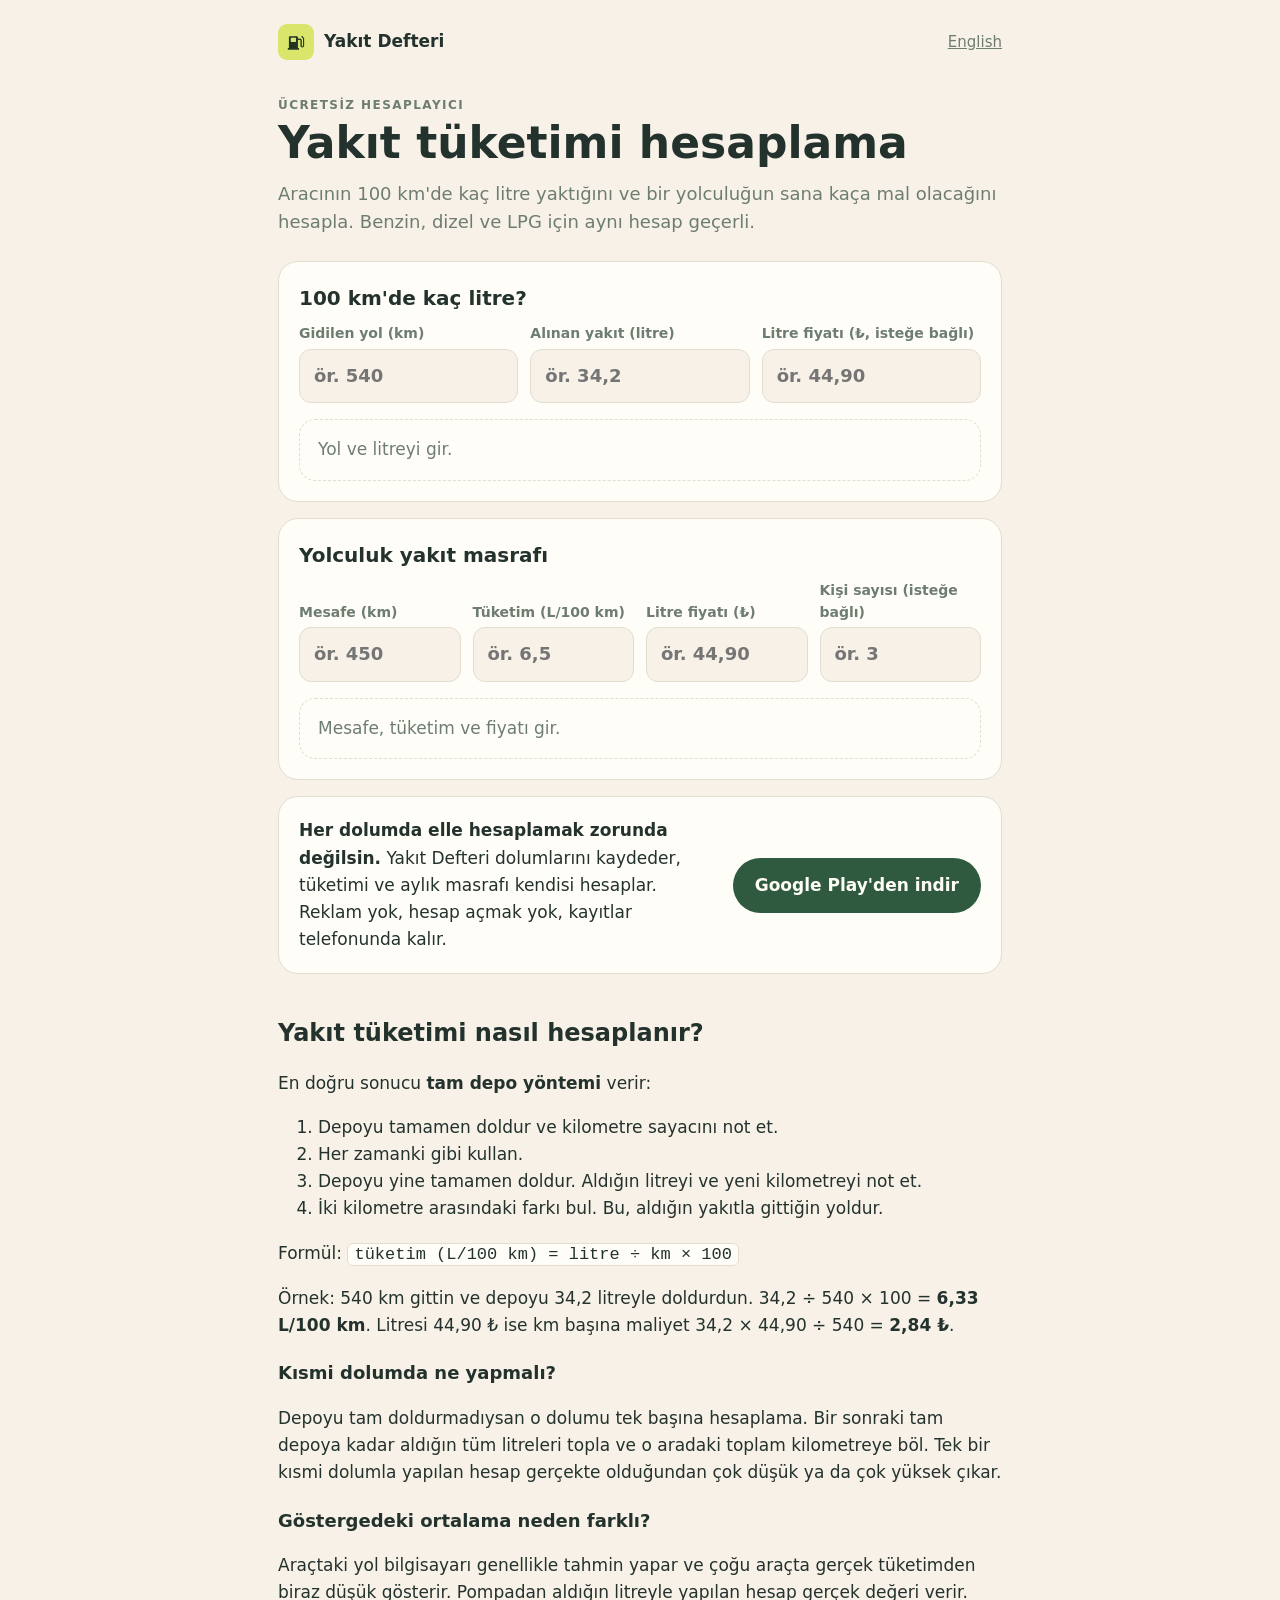
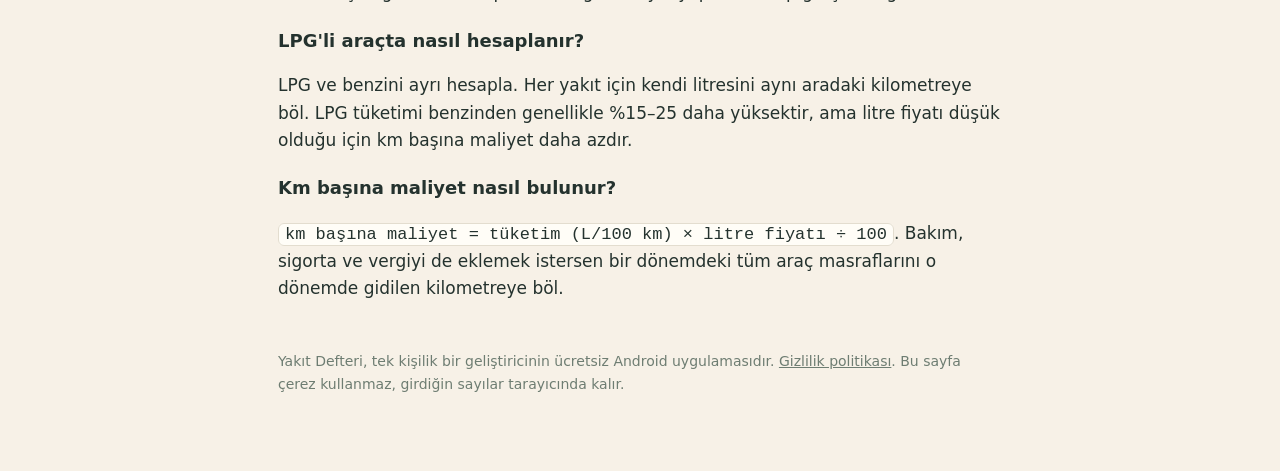
<file: index.html>
<!doctype html>
<html lang="tr">
<head>
<meta charset="utf-8">
<meta name="viewport" content="width=device-width, initial-scale=1">
<title>Yakıt Tüketimi Hesaplama: 100 km'de Kaç Litre? | Yakıt Defteri</title>
<meta name="description" content="Aracının 100 km'de kaç litre yaktığını, km başına maliyetini ve yolculuğun yakıt masrafını hesapla. Benzin, dizel ve LPG için ücretsiz hesaplayıcı.">
<link rel="alternate" hreflang="tr" href="./">
<link rel="alternate" hreflang="en" href="./en/">
<link rel="icon" href="favicon.png">
<link rel="apple-touch-icon" href="apple-touch-icon.png">
<link rel="stylesheet" href="style.css">
</head>
<body>
<main>
<header>
  <a class="brand" href="./"><img src="icon.png" alt="">Yakıt Defteri</a>
  <nav><a href="./en/" hreflang="en">English</a></nav>
</header>

<p class="eyebrow">Ücretsiz hesaplayıcı</p>
<h1>Yakıt tüketimi hesaplama</h1>
<p class="lead">Aracının 100 km'de kaç litre yaktığını ve bir yolculuğun sana kaça mal olacağını hesapla. Benzin, dizel ve LPG için aynı hesap geçerli.</p>

<section class="card" id="tuketim">
  <h2>100 km'de kaç litre?</h2>
  <div class="fields">
    <label>Gidilen yol (km)<input id="t-km" inputmode="decimal" placeholder="ör. 540"></label>
    <label>Alınan yakıt (litre)<input id="t-l" inputmode="decimal" placeholder="ör. 34,2"></label>
    <label>Litre fiyatı (₺, isteğe bağlı)<input id="t-p" inputmode="decimal" placeholder="ör. 44,90"></label>
  </div>
  <div class="result empty" id="t-out">Yol ve litreyi gir.</div>
</section>

<section class="card" id="yolculuk">
  <h2>Yolculuk yakıt masrafı</h2>
  <div class="fields">
    <label>Mesafe (km)<input id="y-km" inputmode="decimal" placeholder="ör. 450"></label>
    <label>Tüketim (L/100 km)<input id="y-c" inputmode="decimal" placeholder="ör. 6,5"></label>
    <label>Litre fiyatı (₺)<input id="y-p" inputmode="decimal" placeholder="ör. 44,90"></label>
    <label>Kişi sayısı (isteğe bağlı)<input id="y-n" inputmode="numeric" placeholder="ör. 3"></label>
  </div>
  <div class="result empty" id="y-out">Mesafe, tüketim ve fiyatı gir.</div>
</section>

<section class="card cta">
  <p><strong>Her dolumda elle hesaplamak zorunda değilsin.</strong> Yakıt Defteri dolumlarını kaydeder, tüketimi ve aylık masrafı kendisi hesaplar. Reklam yok, hesap açmak yok, kayıtlar telefonunda kalır.</p>
  <a class="button" href="https://play.google.com/store/apps/details?id=com.yakitdefteri.app&amp;referrer=utm_source%3Dweb%26utm_medium%3Dhesaplayici%26utm_campaign%3Dtr">Google Play'den indir</a>
</section>

<h2>Yakıt tüketimi nasıl hesaplanır?</h2>
<p>En doğru sonucu <strong>tam depo yöntemi</strong> verir:</p>
<ol>
  <li>Depoyu tamamen doldur ve kilometre sayacını not et.</li>
  <li>Her zamanki gibi kullan.</li>
  <li>Depoyu yine tamamen doldur. Aldığın litreyi ve yeni kilometreyi not et.</li>
  <li>İki kilometre arasındaki farkı bul. Bu, aldığın yakıtla gittiğin yoldur.</li>
</ol>
<p>Formül: <code>tüketim (L/100 km) = litre ÷ km × 100</code></p>
<p>Örnek: 540 km gittin ve depoyu 34,2 litreyle doldurdun. 34,2 ÷ 540 × 100 = <strong>6,33 L/100 km</strong>. Litresi 44,90 ₺ ise km başına maliyet 34,2 × 44,90 ÷ 540 = <strong>2,84 ₺</strong>.</p>

<h3>Kısmi dolumda ne yapmalı?</h3>
<p>Depoyu tam doldurmadıysan o dolumu tek başına hesaplama. Bir sonraki tam depoya kadar aldığın tüm litreleri topla ve o aradaki toplam kilometreye böl. Tek bir kısmi dolumla yapılan hesap gerçekte olduğundan çok düşük ya da çok yüksek çıkar.</p>

<h3>Göstergedeki ortalama neden farklı?</h3>
<p>Araçtaki yol bilgisayarı genellikle tahmin yapar ve çoğu araçta gerçek tüketimden biraz düşük gösterir. Pompadan aldığın litreyle yapılan hesap gerçek değeri verir.</p>

<h3>LPG'li araçta nasıl hesaplanır?</h3>
<p>LPG ve benzini ayrı hesapla. Her yakıt için kendi litresini aynı aradaki kilometreye böl. LPG tüketimi benzinden genellikle %15–25 daha yüksektir, ama litre fiyatı düşük olduğu için km başına maliyet daha azdır.</p>

<h3>Km başına maliyet nasıl bulunur?</h3>
<p><code>km başına maliyet = tüketim (L/100 km) × litre fiyatı ÷ 100</code>. Bakım, sigorta ve vergiyi de eklemek istersen bir dönemdeki tüm araç masraflarını o dönemde gidilen kilometreye böl.</p>

<footer>
  <p>Yakıt Defteri, tek kişilik bir geliştiricinin ücretsiz Android uygulamasıdır. <a href="https://hcbylmz.github.io/yakit-defteri-privacy/">Gizlilik politikası</a>. Bu sayfa çerez kullanmaz, girdiğin sayılar tarayıcında kalır.</p>
</footer>
</main>
<script src="calc.js"></script>
<script>
calc({
  locale: 'tr-TR',
  t: (km, l, p) => {
    const c = l / km * 100;
    let notes = `${fmt(km / l, 1)} km/L`;
    if (p) notes += ` · km başına ${fmt(l * p / km, 2)} ₺ · ${fmt(c * p, 0)} ₺ / 100 km`;
    return [`${fmt(c, 2)} L/100 km`, notes];
  },
  y: (km, c, p, n) => {
    const l = km * c / 100, cost = l * p;
    let notes = `${fmt(l, 1)} litre yakıt`;
    if (n > 1) notes += ` · kişi başı ${fmt(cost / n, 0)} ₺`;
    return [`${fmt(cost, 0)} ₺`, notes];
  },
});
</script>
</body>
</html>
</file>
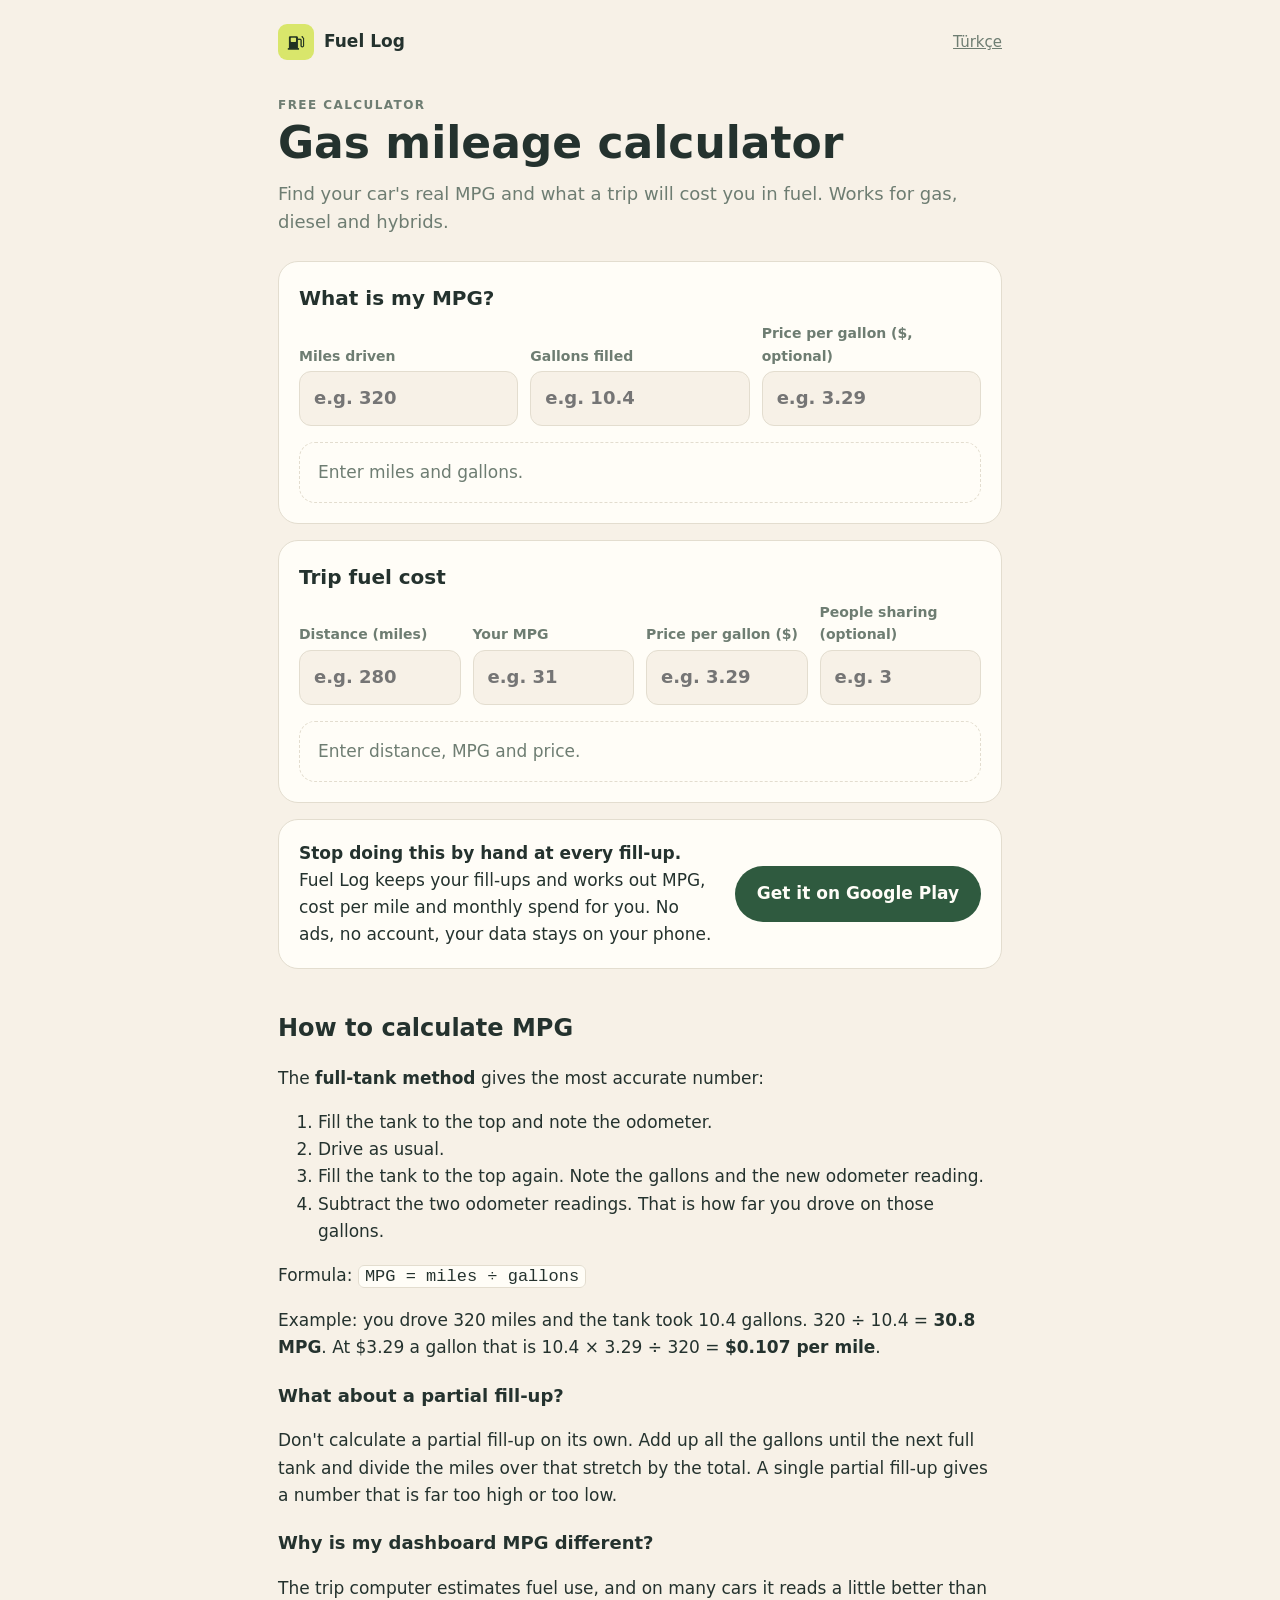
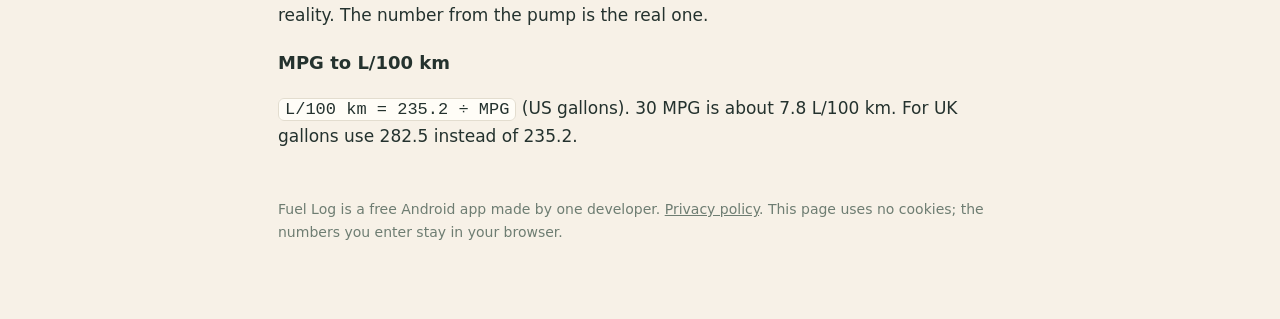
<file: en/index.html>
<!doctype html>
<html lang="en">
<head>
<meta charset="utf-8">
<meta name="viewport" content="width=device-width, initial-scale=1">
<title>Gas Mileage Calculator: MPG and Trip Fuel Cost | Fuel Log</title>
<meta name="description" content="Work out your car's real MPG, cost per mile and the fuel cost of a road trip. Free calculator with MPG and L/100 km.">
<link rel="alternate" hreflang="tr" href="../">
<link rel="alternate" hreflang="en" href="./">
<link rel="icon" href="../favicon.png">
<link rel="apple-touch-icon" href="../apple-touch-icon.png">
<link rel="stylesheet" href="../style.css">
</head>
<body>
<main>
<header>
  <a class="brand" href="./"><img src="../icon.png" alt="">Fuel Log</a>
  <nav><a href="../" hreflang="tr">Türkçe</a></nav>
</header>

<p class="eyebrow">Free calculator</p>
<h1>Gas mileage calculator</h1>
<p class="lead">Find your car's real MPG and what a trip will cost you in fuel. Works for gas, diesel and hybrids.</p>

<section class="card" id="mpg">
  <h2>What is my MPG?</h2>
  <div class="fields">
    <label>Miles driven<input id="t-km" inputmode="decimal" placeholder="e.g. 320"></label>
    <label>Gallons filled<input id="t-l" inputmode="decimal" placeholder="e.g. 10.4"></label>
    <label>Price per gallon ($, optional)<input id="t-p" inputmode="decimal" placeholder="e.g. 3.29"></label>
  </div>
  <div class="result empty" id="t-out">Enter miles and gallons.</div>
</section>

<section class="card" id="trip">
  <h2>Trip fuel cost</h2>
  <div class="fields">
    <label>Distance (miles)<input id="y-km" inputmode="decimal" placeholder="e.g. 280"></label>
    <label>Your MPG<input id="y-c" inputmode="decimal" placeholder="e.g. 31"></label>
    <label>Price per gallon ($)<input id="y-p" inputmode="decimal" placeholder="e.g. 3.29"></label>
    <label>People sharing (optional)<input id="y-n" inputmode="numeric" placeholder="e.g. 3"></label>
  </div>
  <div class="result empty" id="y-out">Enter distance, MPG and price.</div>
</section>

<section class="card cta">
  <p><strong>Stop doing this by hand at every fill-up.</strong> Fuel Log keeps your fill-ups and works out MPG, cost per mile and monthly spend for you. No ads, no account, your data stays on your phone.</p>
  <a class="button" href="https://play.google.com/store/apps/details?id=com.yakitdefteri.app&amp;hl=en&amp;referrer=utm_source%3Dweb%26utm_medium%3Dcalculator%26utm_campaign%3Den">Get it on Google Play</a>
</section>

<h2>How to calculate MPG</h2>
<p>The <strong>full-tank method</strong> gives the most accurate number:</p>
<ol>
  <li>Fill the tank to the top and note the odometer.</li>
  <li>Drive as usual.</li>
  <li>Fill the tank to the top again. Note the gallons and the new odometer reading.</li>
  <li>Subtract the two odometer readings. That is how far you drove on those gallons.</li>
</ol>
<p>Formula: <code>MPG = miles ÷ gallons</code></p>
<p>Example: you drove 320 miles and the tank took 10.4 gallons. 320 ÷ 10.4 = <strong>30.8 MPG</strong>. At $3.29 a gallon that is 10.4 × 3.29 ÷ 320 = <strong>$0.107 per mile</strong>.</p>

<h3>What about a partial fill-up?</h3>
<p>Don't calculate a partial fill-up on its own. Add up all the gallons until the next full tank and divide the miles over that stretch by the total. A single partial fill-up gives a number that is far too high or too low.</p>

<h3>Why is my dashboard MPG different?</h3>
<p>The trip computer estimates fuel use, and on many cars it reads a little better than reality. The number from the pump is the real one.</p>

<h3>MPG to L/100 km</h3>
<p><code>L/100 km = 235.2 ÷ MPG</code> (US gallons). 30 MPG is about 7.8 L/100 km. For UK gallons use 282.5 instead of 235.2.</p>

<footer>
  <p>Fuel Log is a free Android app made by one developer. <a href="https://hcbylmz.github.io/yakit-defteri-privacy/">Privacy policy</a>. This page uses no cookies; the numbers you enter stay in your browser.</p>
</footer>
</main>
<script src="../calc.js"></script>
<script>
calc({
  locale: 'en-US',
  t: (mi, gal, p) => {
    const mpg = mi / gal;
    let notes = `${fmt(235.215 / mpg, 1)} L/100 km`;
    if (p) notes += ` · $${fmt(gal * p / mi, 3)} per mile`;
    return [`${fmt(mpg, 1)} MPG`, notes];
  },
  y: (mi, mpg, p, n) => {
    const gal = mi / mpg, cost = gal * p;
    let notes = `${fmt(gal, 1)} gallons`;
    if (n > 1) notes += ` · $${fmt(cost / n, 2)} per person`;
    return [`$${fmt(cost, 2)}`, notes];
  },
});
</script>
</body>
</html>
</file>
<file: style.css>
:root {
  --bg: #F7F1E7; --paper: #FFFDF7; --lime: #D9E66B; --forest: #2F5A3F; --ink: #24322E;
  --muted: #6E7D72; --line: #E3DDCF; --accent: #C0582C;
}
@media (prefers-color-scheme: dark) {
  :root {
    --bg: #141A17; --paper: #1D2521; --lime: #D2E26E; --forest: #D2E26E; --ink: #E7ECE3;
    --muted: #9DAA9F; --line: #2C3631; --accent: #F2A07A;
  }
}
* { box-sizing: border-box; }
body {
  margin: 0; background: var(--bg); color: var(--ink);
  font: 17px/1.6 Manrope, system-ui, -apple-system, "Segoe UI", Roboto, sans-serif;
}
main { max-width: 760px; margin: 0 auto; padding: 24px 18px 64px; }
header { display: flex; align-items: center; gap: 12px; justify-content: space-between; }
header .brand { display: flex; align-items: center; gap: 10px; font-weight: 800; color: var(--ink); text-decoration: none; }
header img { width: 36px; height: 36px; border-radius: 9px; }
header nav a { color: var(--muted); font-size: 15px; }
.eyebrow { text-transform: uppercase; letter-spacing: .12em; font-size: 12px; font-weight: 800; color: var(--muted); margin: 36px 0 4px; }
h1 { font-size: clamp(30px, 6vw, 44px); line-height: 1.1; margin: 0 0 12px; }
h2 { font-size: 24px; margin: 40px 0 8px; }
h3 { font-size: 18px; margin: 20px 0 4px; }
.lead { color: var(--muted); font-size: 18px; margin: 0 0 24px; }
.card { background: var(--paper); border: 1px solid var(--line); border-radius: 20px; padding: 20px; margin: 16px 0; }
.card h2 { margin-top: 0; font-size: 20px; }
.fields { display: grid; grid-template-columns: repeat(auto-fit, minmax(160px, 1fr)); gap: 12px; }
label { display: flex; flex-direction: column; justify-content: flex-end; font-size: 14px; font-weight: 700; color: var(--muted); }
input {
  width: 100%; margin-top: 4px; padding: 12px 14px; font: inherit; font-size: 18px; color: var(--ink);
  background: var(--bg); border: 1px solid var(--line); border-radius: 12px;
}
input:focus { outline: 2px solid var(--forest); border-color: transparent; }
.result { background: var(--lime); color: #213322; border-radius: 16px; padding: 16px 18px; margin-top: 16px; }
.result .big { font-size: 32px; font-weight: 800; line-height: 1.1; }
.result .notes { margin-top: 6px; font-size: 15px; }
.result.empty { background: transparent; border: 1px dashed var(--line); color: var(--muted); }
.cta { display: flex; gap: 16px; align-items: center; flex-wrap: wrap; }
.cta p { margin: 0; flex: 1 1 260px; }
.button {
  display: inline-block; background: var(--forest); color: var(--paper); text-decoration: none;
  font-weight: 800; padding: 14px 22px; border-radius: 999px;
}
@media (prefers-color-scheme: dark) { .button { color: #1D2A12; } }
code { background: var(--paper); border: 1px solid var(--line); border-radius: 6px; padding: 1px 6px; }
footer { margin-top: 48px; color: var(--muted); font-size: 14px; }
footer a { color: var(--muted); }
</file>
